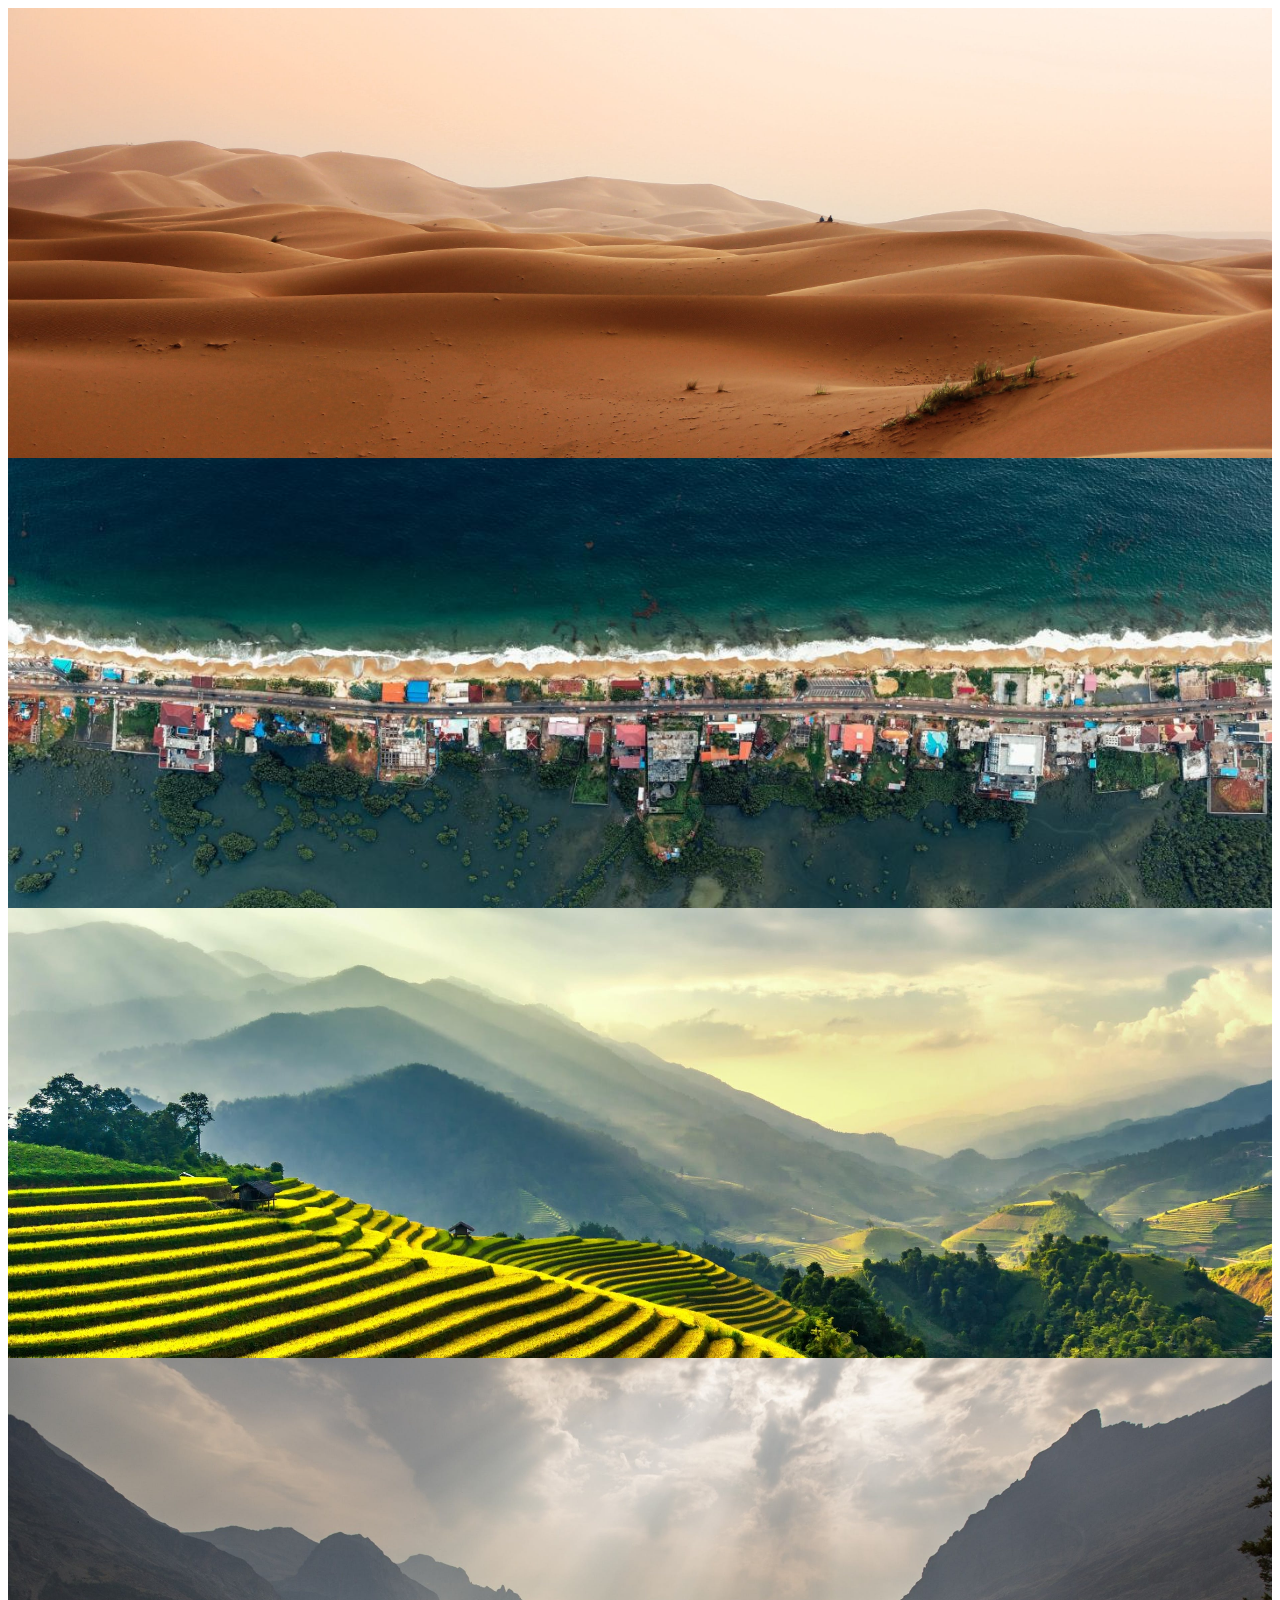
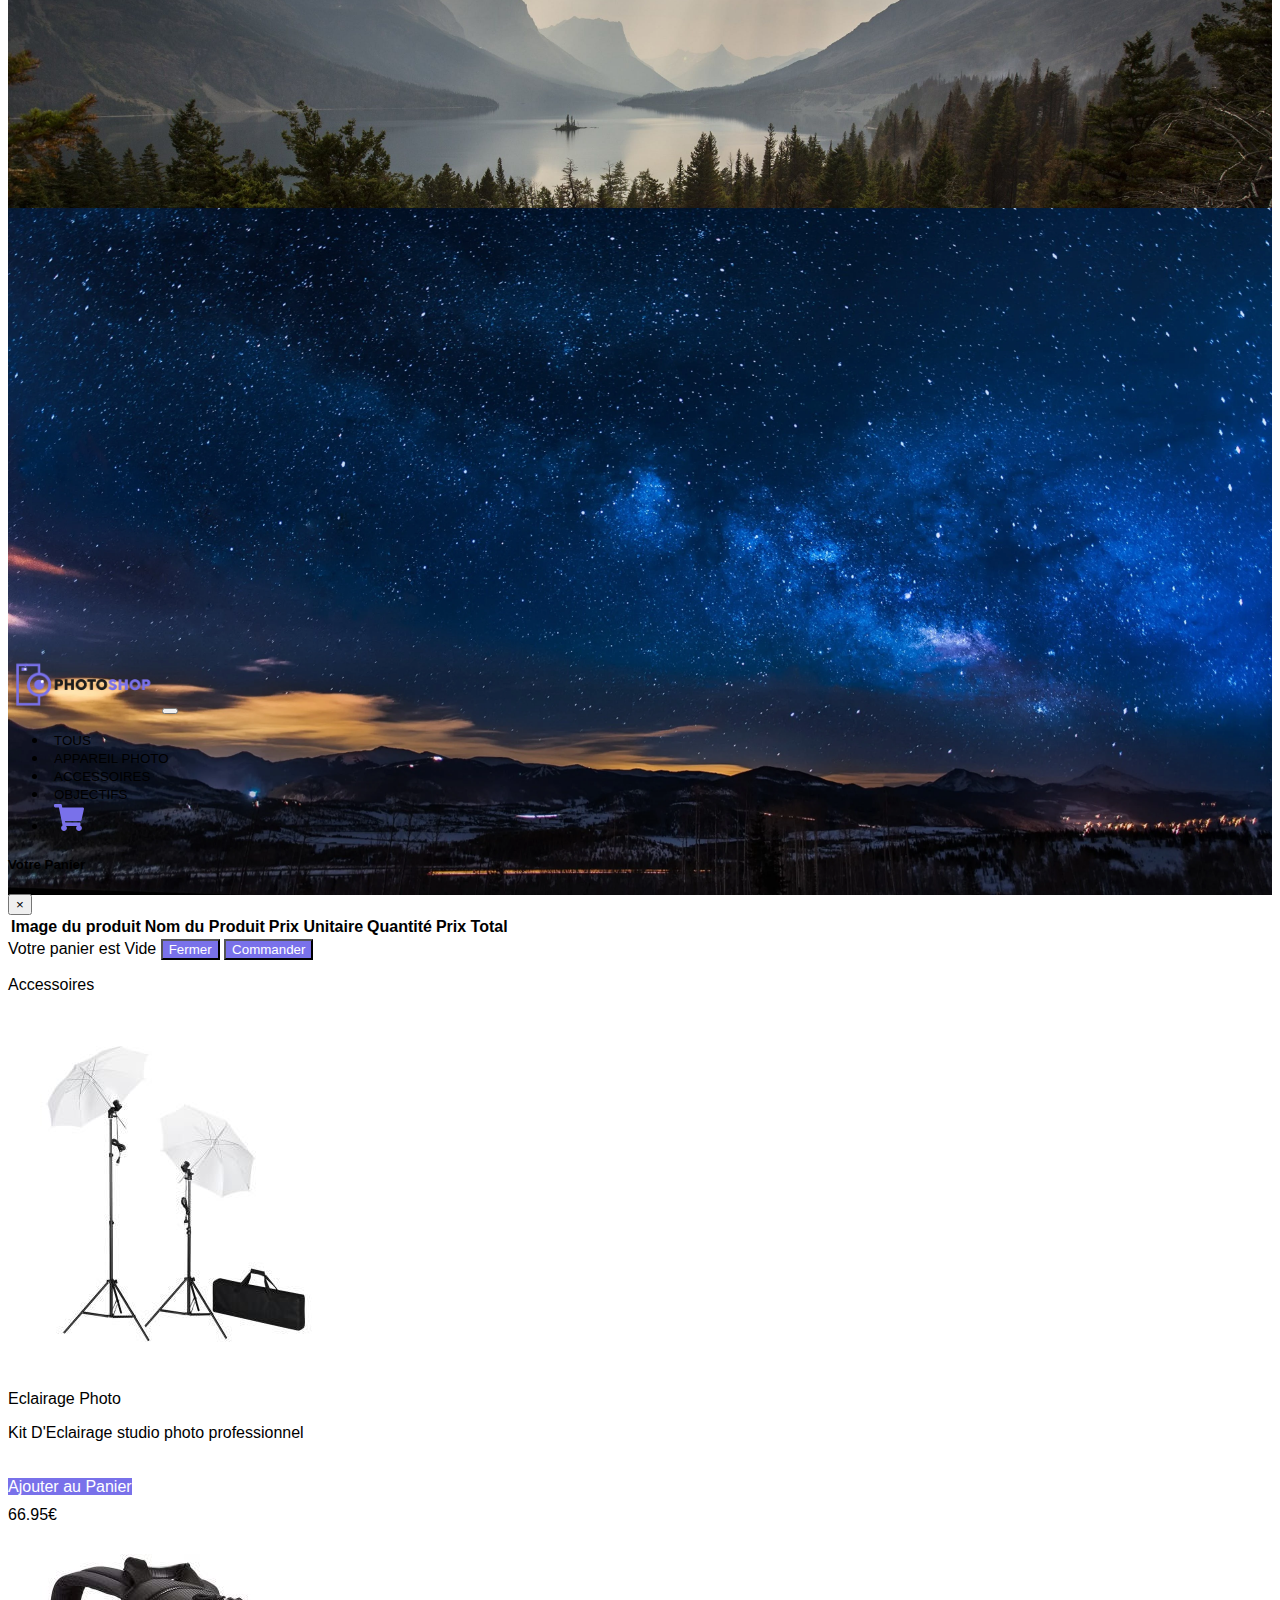
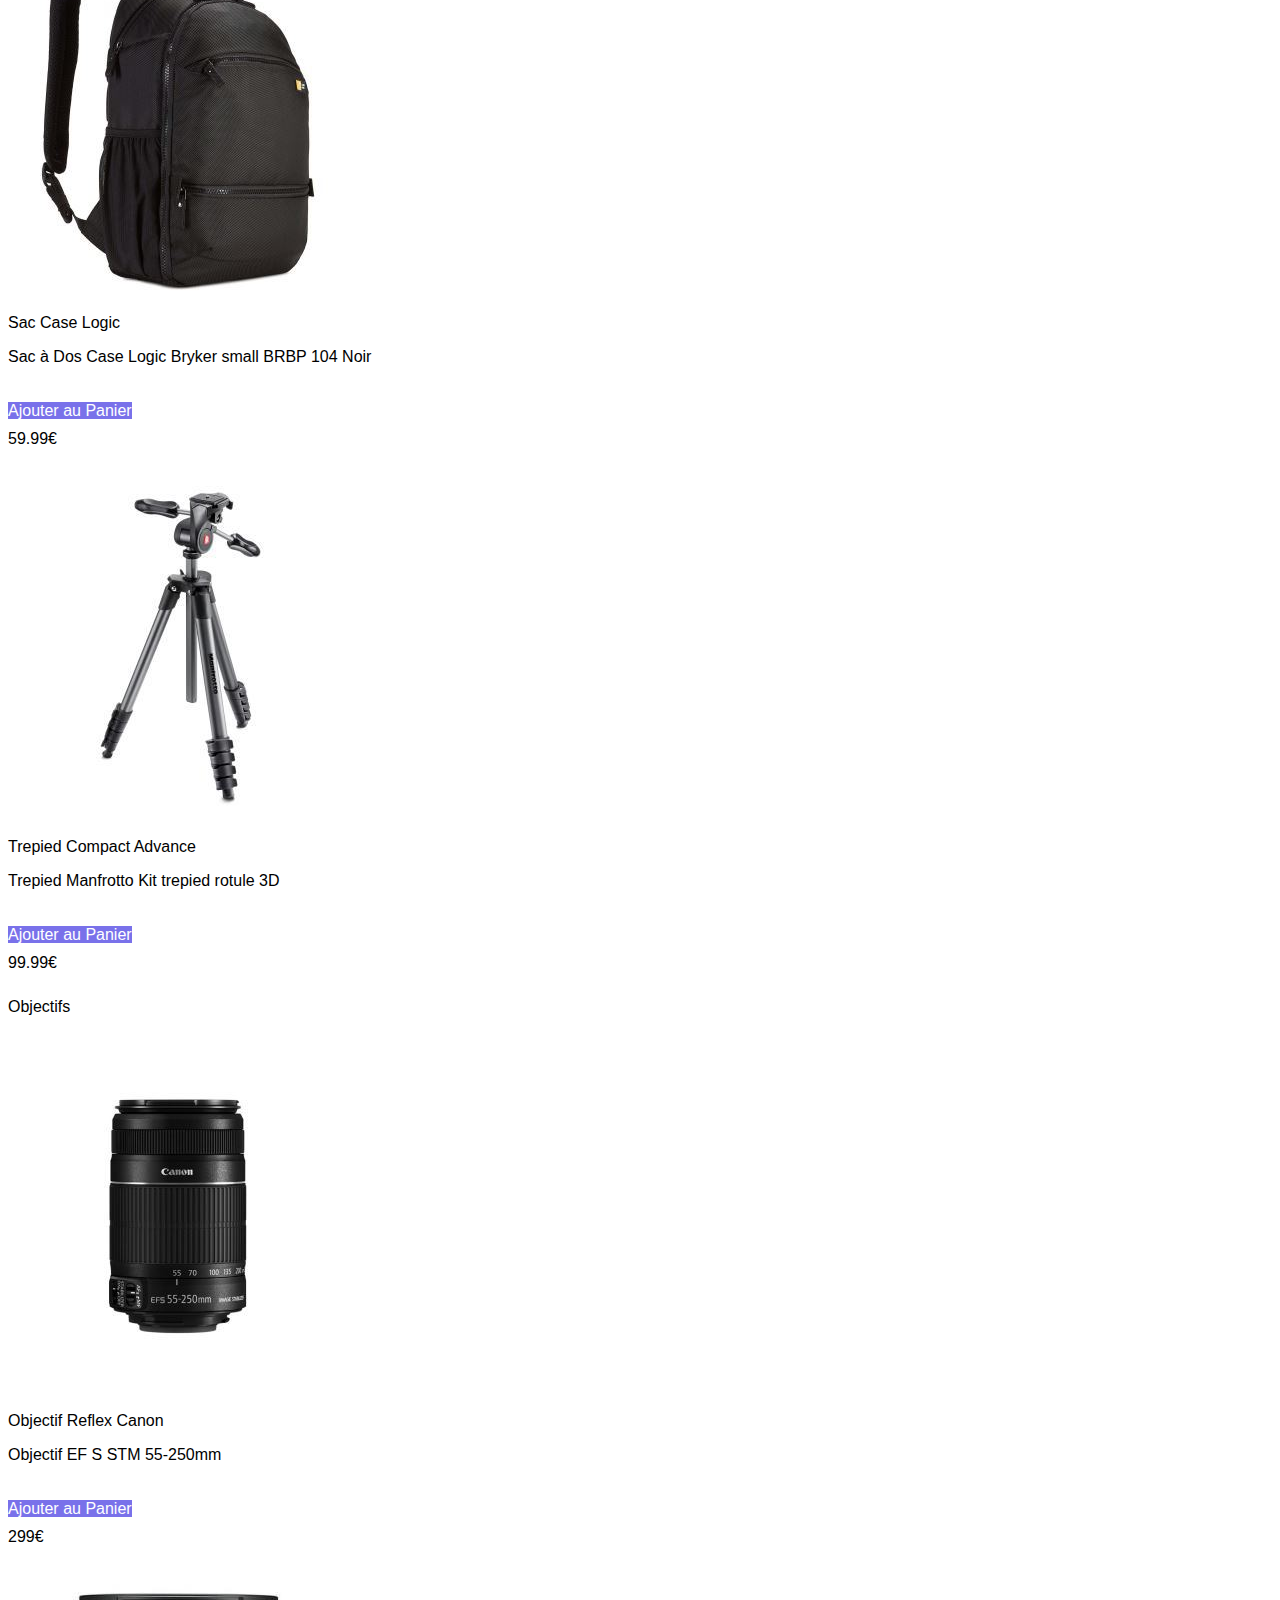
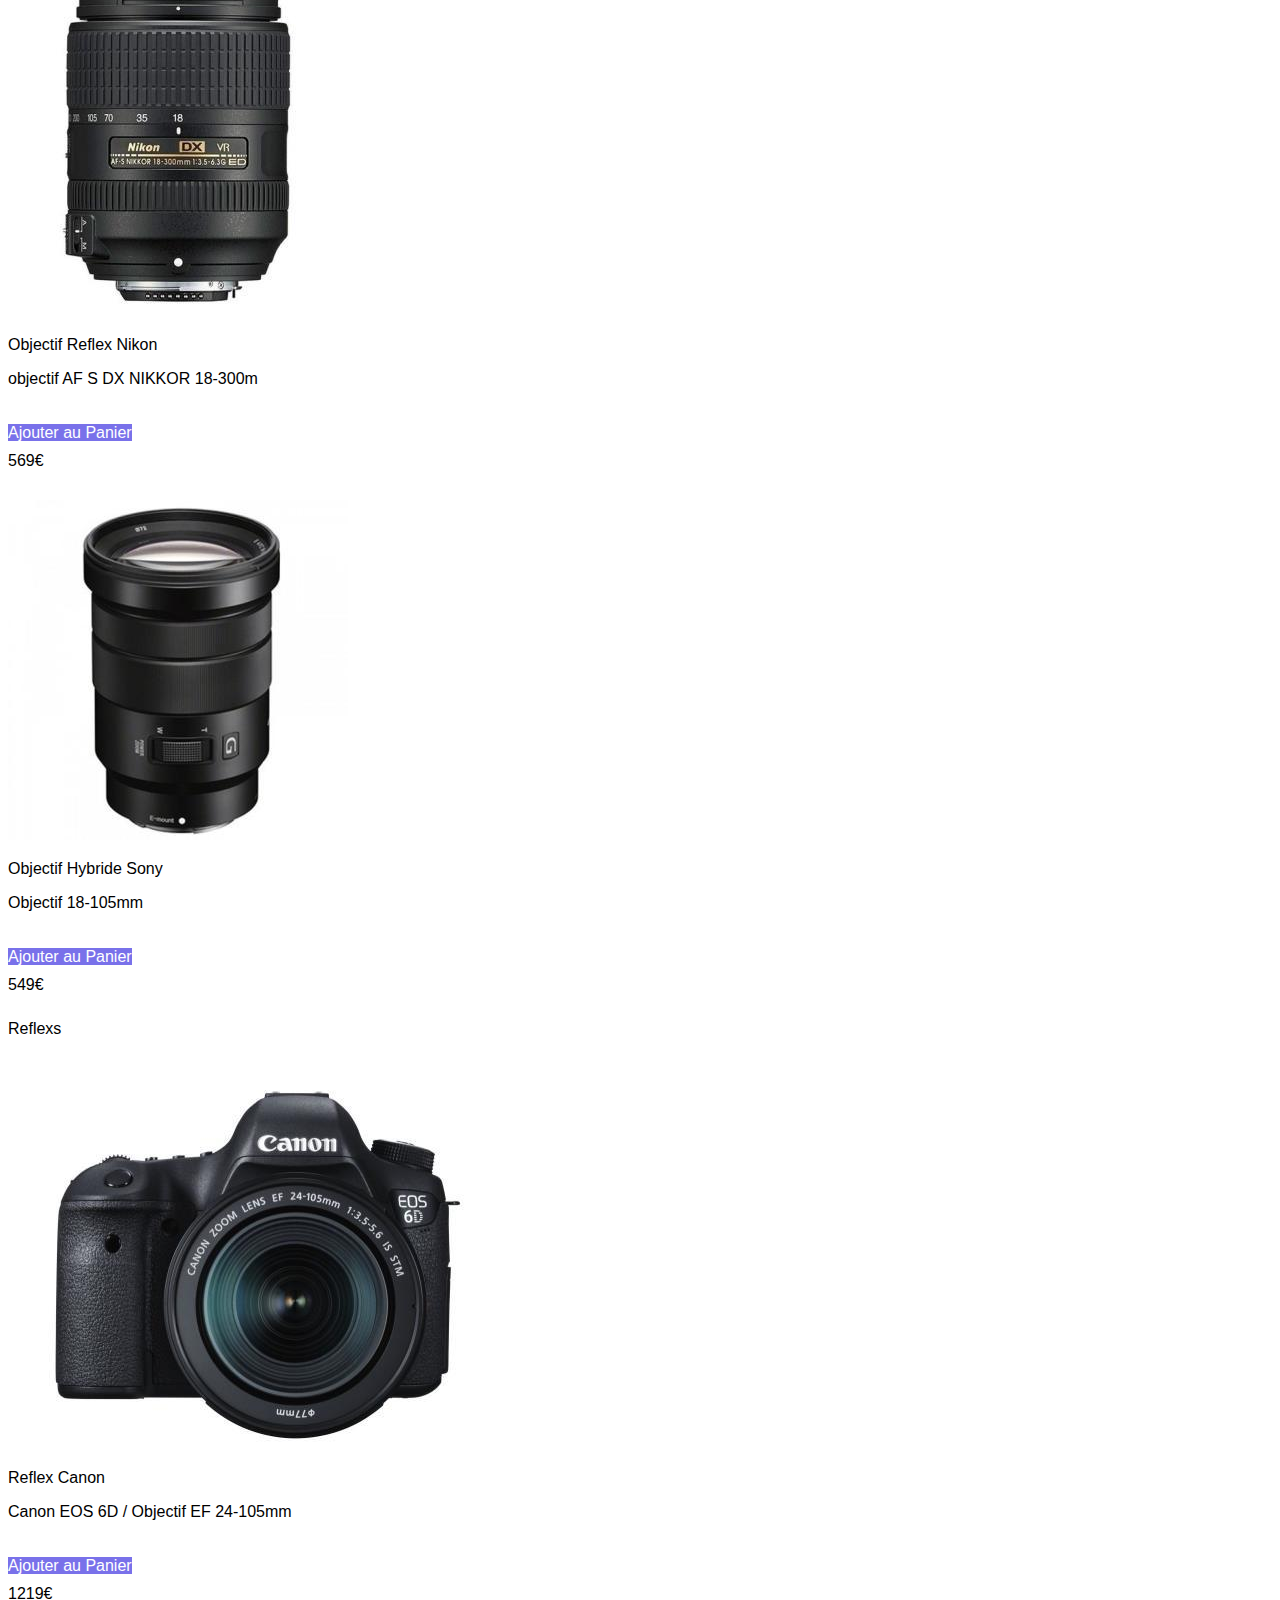
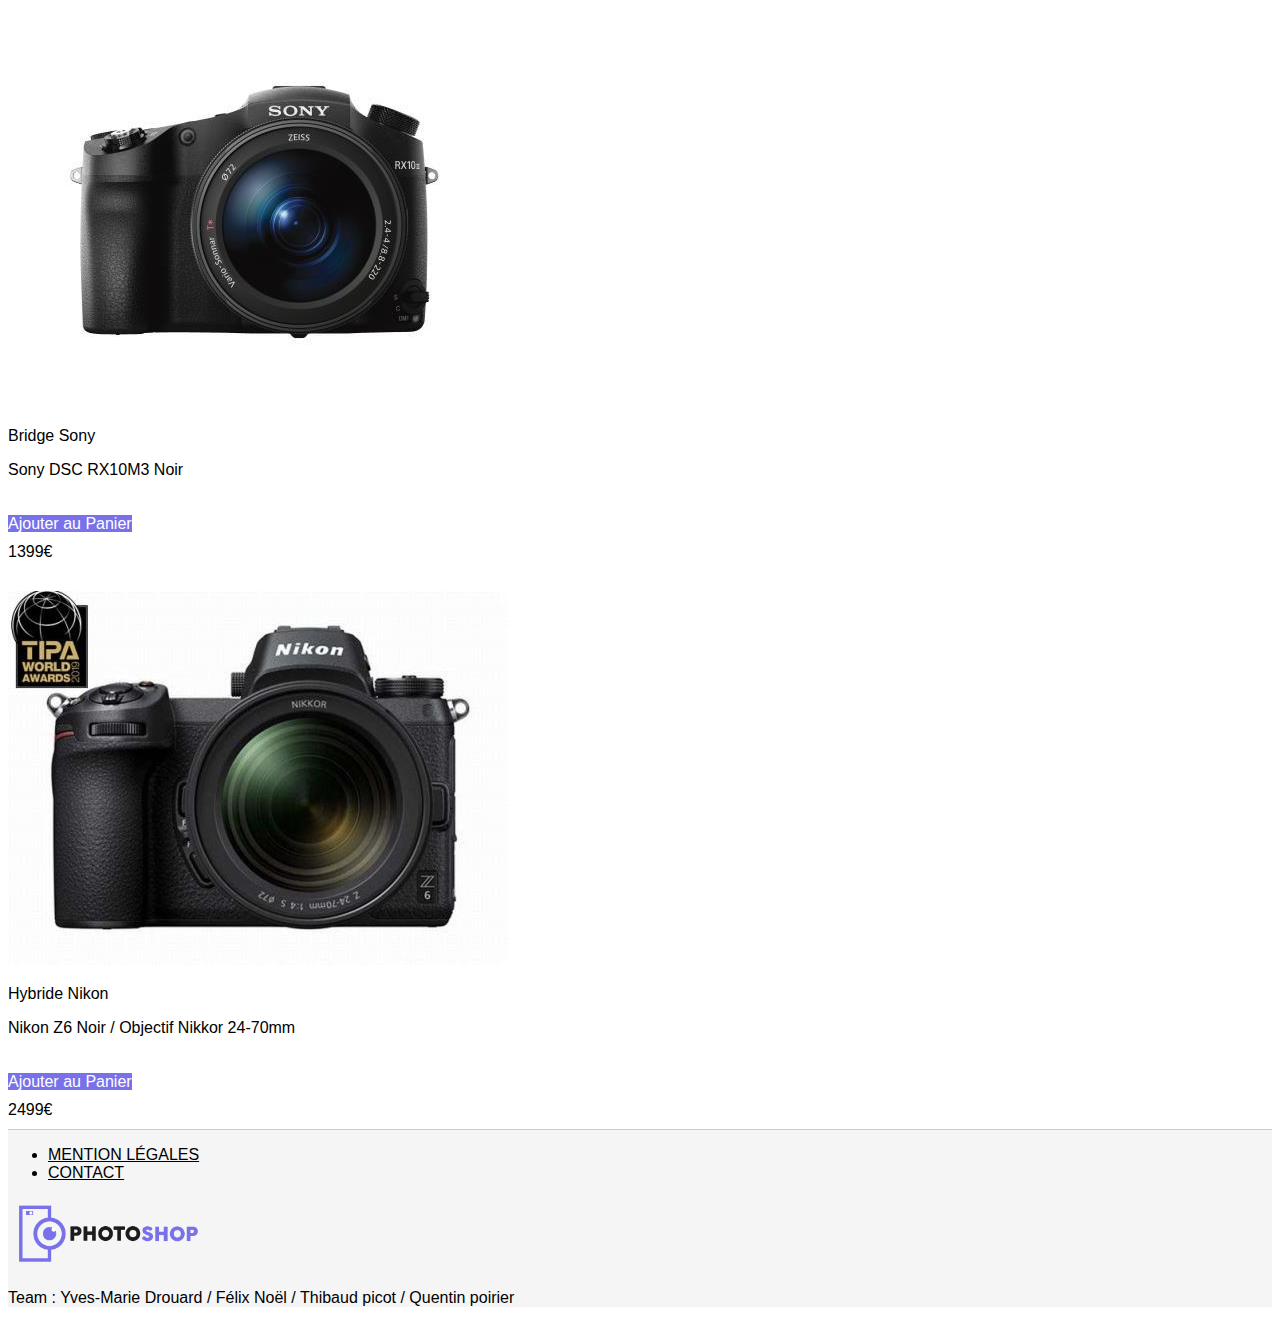
<file: index.html>
<!DOCTYPE html>
<html lang="fr">

<head>
    <meta charset="utf-8">
    <meta name="viewport" content="width=device-width, initial-scale=1, shrink-to-fit=no">

    <link rel="stylesheet" href="https://stackpath.bootstrapcdn.com/bootstrap/4.5.0/css/bootstrap.min.css"
        integrity="sha384-9aIt2nRpC12Uk9gS9baDl411NQApFmC26EwAOH8WgZl5MYYxFfc+NcPb1dKGj7Sk" crossorigin="anonymous">
    <link rel="stylesheet" href="assets/css/style.css">
    <title>PhotoShop</title>
    <link rel="icon" type="image/png" href="assets/img/favicon.png" />
</head>

<body>
    <div id="carouselExampleCaptions" class="carousel slide" data-ride="carousel">
        <!-- <ol class="carousel-indicators">
            <li data-target="#carouselExampleCaptions" data-slide-to="0" class="active"></li>
            <li data-target="#carouselExampleCaptions" data-slide-to="1"></li>
            <li data-target="#carouselExampleCaptions" data-slide-to="2"></li>
            <li data-target="#carouselExampleCaptions" data-slide-to="3"></li>
            <li data-target="#carouselExampleCaptions" data-slide-to="4"></li>
        </ol> -->
        <div class="carousel-inner">
            <div class="carousel-item active">
                <img src="assets/img/desert.jpeg" class="d-block img-slider img-fluid" alt="...">
                <div class="carousel-caption d-none d-md-block">
                    <h5></h5>
                    <p></p>
                </div>
            </div>
            <div class="carousel-item">
                <img src="assets/img/plage.jpg" class="d-block img-slider img-fluid" alt="...">
                <div class="carousel-caption d-none d-md-block">
                    <h5></h5>
                    <p></p>
                </div>
            </div>
            <div class="carousel-item">
                <img src="assets/img/rizière.jpeg" class="d-block img-slider img-fluid" alt="...">
                <div class="carousel-caption d-none d-md-block">
                    <h5></h5>
                    <p></p>
                </div>
            </div>
            <div class="carousel-item">
                <img src="assets/img/montagnes.jpeg" class="d-block img-slider img-fluid" alt="...">
                <div class="carousel-caption d-none d-md-block">
                    <h5></h5>
                    <p></p>
                </div>
            </div>
            <div class="carousel-item">
                <img src="assets/img/nuit.jpeg" class="d-block img-slider img-fluid" alt="...">
                <div class="carousel-caption d-none d-md-block">
                    <h5></h5>
                    <p></p>
                </div>
            </div>
        </div>
        <!-- <a class="carousel-control-prev" href="#carouselExampleCaptions" role="button" data-slide="prev">
            <span class="carousel-control-prev-icon" aria-hidden="true"></span>
            <span class="sr-only">Previous</span>
        </a>
        <a class="carousel-control-next" href="#carouselExampleCaptions" role="button" data-slide="next">
            <span class="carousel-control-next-icon" aria-hidden="true"></span>
            <span class="sr-only">Next</span>
        </a> -->
    </div>
    <nav class="navbar navbar-expand-lg navbar-light bg-light sticky-top shadow">
        <a class="navbar-brand" href="#"><img src="assets/img/LOGO.png" alt="Image Logo " width="150px"></a>
        <button class="navbar-toggler" type="button" data-toggle="collapse" data-target="#navbarSupportedContent"
            aria-controls="navbarSupportedContent" aria-expanded="false" aria-label="Toggle navigation">
            <span class="navbar-toggler-icon"></span>
        </button>

        <div class="collapse navbar-collapse justify-content-end" id="navbarSupportedContent">
            <ul class="navbar-nav">
                <li class="nav-item mx-2">
                    <button type='button' class="btn-modif" id="allCategories">Tous</button>
                </li>
                <li class="nav-item mx-2">
                    <button type="button" class="btn-modif" id="Reflex">Appareil Photo</button>
                </li>
                <li class="nav-item mx-2">
                    <button type="button" class="btn-modif" id="Accessory">Accessoires</button>
                </li>
                <li class="nav-item mx-2">
                    <button type="button" class="btn-modif" id="Lens">Objectifs</button>
                </li>
                <li class="nav-item mx-2">
                    <button type="button" class="btn-modif" data-toggle="modal" data-target="#exampleModal"><img
                            src="assets/img/cart.svg" alt="" width="30px"></button>
                </li>
            </ul>
        </div>
    </nav>




    <div class="modal fade" id="exampleModal" tabindex="-1" role="dialog" aria-labelledby="exampleModalLabel"
        aria-hidden="true">
        <div class="modal-dialog modal-xl">
            <div class="modal-content">
                <div class="modal-header">
                    <h5 class="modal-title" id="exampleModalLabel">Votre Panier</h5>
                    <button type="button" class="close" data-dismiss="modal" aria-label="Close">
                        <span aria-hidden="true">&times;</span>
                    </button>
                </div>
                <div class="modal-body">
                    <div class="table-responsive">
                        <table class="table table-hover">
                            <tbody id="putinfo" class="text-center">
                                <tr>
                                    <th>Image du produit</th>
                                    <th>Nom du Produit</th>
                                    <th>Prix Unitaire</th>
                                    <th>Quantité</th>
                                    <th>Prix Total</th>
                                </tr>
                            </tbody>
                        </table>
                    </div>
                </div>
                <div class="modal-footer">
                    <span id="totalprice">Votre panier est Vide</span>
                    <button type="button" class="btn btn-secondary commandButton" data-dismiss="modal">Fermer</button>
                    <button type="button" class="btn btn-primary commandButton" id="confirmCart">Commander</button>
                </div>
            </div>
        </div>
    </div>



    <div class="container-fluid my-5">
        <section id="sectionAccessory">
            <div class="row justify-content-center">
                <p class="h2">Accessoires</p>
            </div>
            <div class="row justify-content-center">
                <div class="card m-3 shadowwww" style="max-width: 540px;">
                    <div class="row no-gutters paddingcard">
                        <div class="col-md-4">
                            <img src="assets/img/eclairageStudio.jpg" class="card-img img-fluid" alt="Eclairage Studio">
                        </div>
                        <div class="col-md-8">
                            <div class="card-body">
                                <p class="h4 card-title">Eclairage Photo</h5>
                                    <p class="h6 card-text">Kit D'Eclairage studio photo professionnel</p>
                            </div>
                        </div>
                    </div>
                    <div class="card-footer">
                        <div class="row">
                            <div class="col-8">
                                <a class="btn getinfo" data-ref="001" data-id="Eclairage Photo" data-price="66,95"
                                    data-img='assets/img/eclairageStudio.jpg'>Ajouter au Panier</a>
                            </div>
                            <div class="col-4 text-right alignText">
                                <span>66.95€</span>
                            </div>
                        </div>
                    </div>
                </div>
                <div class="card m-3  shadowwww" style="max-width: 540px;">
                    <div class="row no-gutters paddingcard">
                        <div class="col-md-4">
                            <img src="assets/img/sac.jpg" class="card-img img-fluid" alt="Sac Case Logic">
                        </div>
                        <div class="col-md-8">
                            <div class="card-body">
                                <p class="h4 card-title">Sac Case Logic</h5>
                                    <p class="h6 card-text">Sac à Dos Case Logic Bryker small BRBP 104 Noir</p>
                            </div>
                        </div>
                    </div>
                    <div class="card-footer">
                        <div class="row">
                            <div class="col-8">
                                <a class="btn getinfo" data-ref="002" data-id="Sac Case Logic" data-price="59,99"
                                    data-img='assets/img/sac.jpg'>Ajouter au Panier</a>
                            </div>
                            <div class="col-4 text-right alignText">
                                <span>59.99€</span>
                            </div>
                        </div>
                    </div>
                </div>
                <div class="card m-3  shadowwww" style="max-width: 540px;">
                    <div class="row no-gutters paddingcard">
                        <div class="col-md-4">
                            <img src="assets/img/trepied.jpg" class="card-img img-fluid" alt="Trepied Tripod Manfrotto">
                        </div>
                        <div class="col-md-8">
                            <div class="card-body">
                                <p class="h4 card-title">Trepied Compact Advance</h5>
                                    <p class="h6 card-text">Trepied Manfrotto Kit trepied rotule 3D</p>
                            </div>
                        </div>
                    </div>
                    <div class="card-footer">
                        <div class="row">
                            <div class="col-8">
                                <a class="btn getinfo " data-ref="003" data-id="Trepied Compact Advance"
                                    data-price="99,99" data-img='assets/img/trepied.jpg'>Ajouter au Panier</a>
                            </div>
                            <div class="col-4 text-right alignText">
                                <span>99.99€</span>
                            </div>
                        </div>
                    </div>
                </div>
            </div>
        </section>
        <section id="sectionLens">
            <div class="row justify-content-center rowLens">
                <p class="h2">Objectifs</p>
            </div>
            <div class="row justify-content-center rowLens">
                <div class="card m-3  shadowwww" style="max-width: 540px;">
                    <div class="row no-gutters paddingcard ">
                        <div class="col-md-4">
                            <img src="assets/img/ObjectifReflexCanon.jpg" class="card-img img-fluid"
                                alt="Objectif Reflex Canon">
                        </div>
                        <div class="col-md-8">
                            <div class="card-body">
                                <p class="h4 card-title">Objectif Reflex Canon</p>
                                <p class="h6 card-text">Objectif EF S STM 55-250mm</p>
                            </div>

                        </div>
                    </div>
                    <div class="card-footer">
                        <div class="row">
                            <div class="col-8">
                                <a class="btn getinfo" data-ref="004" data-id="Objectif Reflex Canon" data-price="299"
                                    data-img='assets/img/ObjectifReflexCanon.jpg'>Ajouter au Panier</a>
                            </div>
                            <div class="col-4 text-right alignText">
                                <span>299€</span>
                            </div>
                        </div>
                    </div>
                </div>
                <div class="card m-3  shadowwww" style="max-width: 540px;">
                    <div class="row no-gutters paddingcard">
                        <div class="col-md-4">
                            <img src="assets/img/ObjectifReflexNikon.jpg" class="card-img img-fluid"
                                alt="Objectif Reflex Nikon">
                        </div>
                        <div class="col-md-8">
                            <div class="card-body">
                                <p class="h4 card-title">Objectif Reflex Nikon</h5>
                                    <p class="h6 card-text">objectif AF S DX NIKKOR 18-300m</p>
                            </div>
                        </div>
                    </div>
                    <div class="card-footer">
                        <div class="row">
                            <div class="col-8">
                                <a class="btn getinfo" data-ref="005" data-id="Objectif Reflex Nikon" data-price="569"
                                    data-img='assets/img/ObjectifReflexNikon.jpg'>Ajouter au Panier</a>
                            </div>
                            <div class="col-4 text-right alignText">
                                <span>569€</span>
                            </div>
                        </div>
                    </div>
                </div>
                <div class="card m-3  shadowwww" style="max-width: 540px;">
                    <div class="row no-gutters paddingcard">
                        <div class="col-md-4">
                            <img src="assets/img/ObjectifReflexSony.jpg" class="card-img img-fluid"
                                alt="Objectif Hybride Sony">
                        </div>
                        <div class="col-md-8">
                            <div class="card-body">
                                <p class="h4 card-title">Objectif Hybride Sony</h5>
                                    <p class="h6 card-text">Objectif 18-105mm</p>
                            </div>
                        </div>
                    </div>
                    <div class="card-footer">
                        <div class="row">
                            <div class="col-8">
                                <a class="btn getinfo" data-ref="006" data-id="Objectif Reflex Sony" data-price="549"
                                    data-img='assets/img/ObjectifReflexSony.jpg'>Ajouter au Panier</a>
                            </div>
                            <div class="col-4 text-right alignText">
                                <span>549€</span>
                            </div>
                        </div>
                    </div>
                </div>
            </div>
        </section>
        <section id="sectionReflex">
            <div class="row justify-content-center rowReflex">
                <p class="h2">Reflexs</p>
            </div>
            <div class="row justify-content-center rowReflex">
                <div class="card m-3  shadowwww" style="max-width: 540px;">
                    <div class="row no-gutters paddingcard">
                        <div class="col-md-4">
                            <img src="assets/img/ReflexCanon.jpg" class="card-img img-fluid" alt="Reflex Canon">
                        </div>
                        <div class="col-md-8">
                            <div class="card-body">
                                <p class="h4 card-title">Reflex Canon</h5>
                                    <p class="h6 card-text">Canon EOS 6D / Objectif EF 24-105mm</p>
                            </div>
                        </div>
                    </div>
                    <div class="card-footer">
                        <div class="row">
                            <div class="col-8">
                                <a class="btn getinfo" data-ref="007" data-id="Reflex Canon" data-price="1219"
                                    data-img='assets/img/ReflexCanon.jpg'>Ajouter au Panier</a>
                            </div>
                            <div class="col-4 text-right alignText">
                                <span>1219€</span>
                            </div>
                        </div>
                    </div>
                </div>
                <div class="card m-3  shadowwww" style="max-width: 540px;">
                    <div class="row no-gutters paddingcard">
                        <div class="col-md-4">
                            <img src="assets/img/BridgeSony.jpg" class="card-img img-fluid" alt="Bridge Sony">
                        </div>
                        <div class="col-md-8">
                            <div class="card-body">
                                <p class="h4 card-title">Bridge Sony</h5>
                                    <p class="h6 card-text">Sony DSC RX10M3 Noir</p>
                            </div>
                        </div>
                    </div>
                    <div class="card-footer">
                        <div class="row">
                            <div class="col-8">
                                <a class="btn getinfo" data-ref="008" data-id="Bridge Sony" data-price="1399"
                                    data-img='assets/img/BridgeSony.jpg'>Ajouter au Panier</a>
                            </div>
                            <div class="col-4 text-right alignText">
                                <span>1399€</span>
                            </div>
                        </div>
                    </div>
                </div>
                <div class="card m-3  shadowwww" style="max-width: 540px;">
                    <div class="row no-gutters paddingcard">
                        <div class="col-md-4">
                            <img src="assets/img/HybrideNikon.jpg" class="card-img img-fluid" alt="Hybride Nikon">
                        </div>
                        <div class="col-md-8">
                            <div class="card-body">
                                <p class="h4 card-title">Hybride Nikon</h5>
                                    <p class="h6 card-text">Nikon Z6 Noir / Objectif Nikkor 24-70mm</p>
                            </div>
                        </div>
                    </div>
                    <div class="card-footer">
                        <div class="row">
                            <div class="col-8">
                                <a class="btn getinfo" data-ref="009" data-id="Hybride Nikon" data-price="2499"
                                    data-img='assets/img/HybrideNikon.jpg'>Ajouter au Panier</a>
                            </div>
                            <div class="col-4 text-right alignText">
                                <span>2499€</span>
                            </div>
                        </div>
                    </div>
                </div>
            </div>
    </div>
    </section>

    <footer>
        <div class="container-fluid">
            <div class="row">
                <div class="col-sm-12 col-lg-8 d-flex align-items-center justify-content-center order1">
                    <ul class="navbar-nav flex-row">
                        <li class="nav-item mx-2">
                            <a href="mention.html" class="btn-modif">Mention Légales</a>
                        </li>
                        <li class="nav-item mx-2">
                            <a href="mailto:contactphotoshop@gmail.com" class="btn-modif">Contact</a>
                        </li>
                    </ul>
                </div>
                <div class="col-sm-12 col-lg-4 text-center order2">
                    <img src="assets/img/LOGO.png" alt="" width="200px">
                </div>
                <div class="col-12 text-center bg-dark text-white pt-3 order3">
                    <p>Team : Yves-Marie Drouard / Félix Noël / Thibaud picot / Quentin poirier </p>
                </div>
            </div>
        </div>
    </footer>


    <script src="https://code.jquery.com/jquery-3.5.1.slim.min.js"
        integrity="sha384-DfXdz2htPH0lsSSs5nCTpuj/zy4C+OGpamoFVy38MVBnE+IbbVYUew+OrCXaRkfj" crossorigin="anonymous">
    </script>
    <script src="https://cdn.jsdelivr.net/npm/popper.js@1.16.0/dist/umd/popper.min.js"
        integrity="sha384-Q6E9RHvbIyZFJoft+2mJbHaEWldlvI9IOYy5n3zV9zzTtmI3UksdQRVvoxMfooAo" crossorigin="anonymous">
    </script>
    <script src="https://stackpath.bootstrapcdn.com/bootstrap/4.5.0/js/bootstrap.min.js"
        integrity="sha384-OgVRvuATP1z7JjHLkuOU7Xw704+h835Lr+6QL9UvYjZE3Ipu6Tp75j7Bh/kR0JKI" crossorigin="anonymous">
    </script>
    <script src="assets/js/script.js"></script>
</body>

</html>
</file>
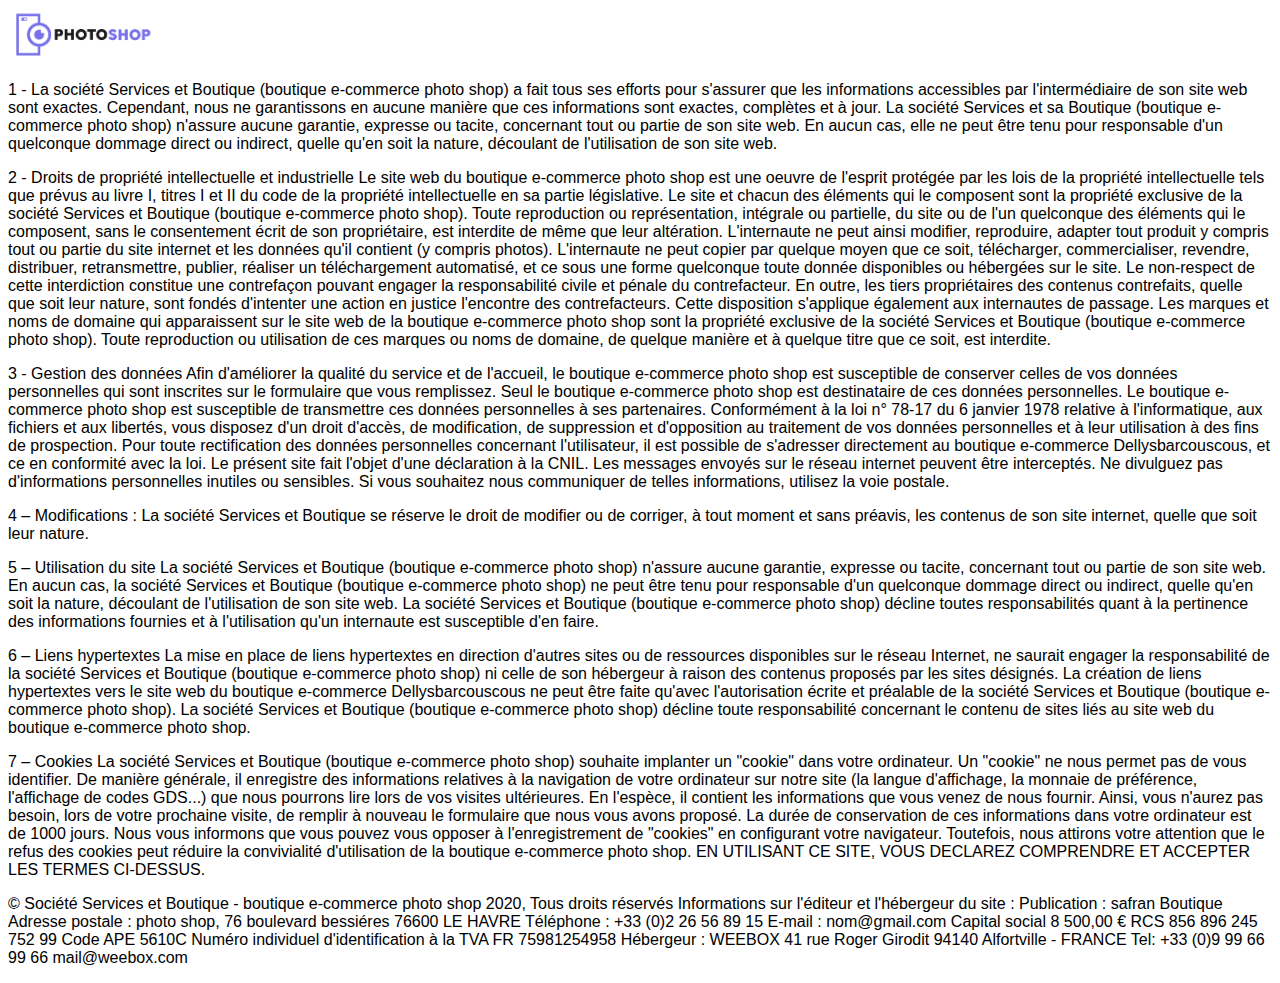
<file: mention.html>
<!DOCTYPE html>
<html lang="fr">
<head>
    <meta charset="UTF-8">
    <meta name="viewport" content="width=device-width, initial-scale=1.0">
    <title>Mention-Légale</title>
    <link rel="stylesheet" href="https://stackpath.bootstrapcdn.com/bootstrap/4.5.0/css/bootstrap.min.css"
    integrity="sha384-9aIt2nRpC12Uk9gS9baDl411NQApFmC26EwAOH8WgZl5MYYxFfc+NcPb1dKGj7Sk" crossorigin="anonymous">
    <link rel="stylesheet" href="assets/css/style.css">
</head>
<body>

    <nav class="navbar navbar-expand-lg navbar-light bg-light sticky-top shadow justify-content-center">
        <a href="index.html"><img src="assets/img/LOGO.png" alt="Image Logo " width="150px"></a>
    </nav>
    <p>1 - La société Services et Boutique (boutique e-commerce photo shop) a fait
        tous
        ses efforts pour s'assurer que les informations accessibles par l'intermédiaire
        de
        son site web sont exactes. Cependant, nous ne garantissons en aucune manière que
        ces
        informations sont exactes, complètes et à jour. La société Services et sa
        Boutique
        (boutique e-commerce photo shop) n'assure aucune garantie, expresse ou tacite,
        concernant tout ou partie de son site web. En aucun cas, elle ne peut être tenu
        pour
        responsable d'un quelconque dommage direct ou indirect, quelle qu'en soit la
        nature,
        découlant de l'utilisation de son site web.
        </p>
        <p>
        2 - Droits de propriété intellectuelle
        et industrielle Le site web du boutique e-commerce photo shop est une oeuvre
        de
        l'esprit protégée par les lois de la propriété intellectuelle tels que prévus au
        livre I, titres I et II du code de la propriété intellectuelle en sa partie
        législative. Le site et chacun des éléments qui le composent sont la propriété
        exclusive de la société Services et Boutique (boutique e-commerce photo shop).
        Toute reproduction ou représentation, intégrale ou partielle, du site
        ou
        de l'un quelconque des éléments qui le composent, sans le consentement écrit de
        son
        propriétaire, est interdite de même que leur altération. L'internaute ne peut
        ainsi
        modifier, reproduire, adapter tout produit y compris tout ou partie du site
        internet
        et les données qu'il contient (y compris photos). L'internaute ne peut copier
        par
        quelque moyen que ce soit, télécharger, commercialiser, revendre, distribuer,
        retransmettre, publier, réaliser un téléchargement automatisé, et ce sous une
        forme
        quelconque toute donnée disponibles ou hébergées sur le site. Le non-respect de
        cette interdiction constitue une contrefaçon pouvant engager la responsabilité
        civile et pénale du contrefacteur. En outre, les tiers propriétaires des
        contenus
        contrefaits, quelle que soit leur nature, sont fondés d'intenter une action en
        justice l'encontre des contrefacteurs. Cette disposition s'applique également
        aux
        internautes de passage. Les marques et noms de domaine qui apparaissent sur le
        site
        web de la boutique e-commerce photo shop sont la propriété exclusive de la
        société
        Services et Boutique (boutique e-commerce photo shop). Toute reproduction
        ou
        utilisation de ces marques ou noms de domaine, de quelque manière et à quelque
        titre
        que ce soit, est interdite.
        </p>
        <p>
        3 - Gestion des données Afin d'améliorer la qualité du
        service et de l'accueil, le boutique e-commerce photo shop est susceptible de
        conserver celles de vos données personnelles qui sont inscrites sur le
        formulaire
        que vous remplissez. Seul le boutique e-commerce photo shop est destinataire
        de
        ces données personnelles. Le boutique e-commerce photo shop est susceptible de
        transmettre ces données personnelles à ses partenaires. Conformément à la loi n°
        78-17 du 6 janvier 1978 relative à l'informatique, aux fichiers et aux libertés,
        vous disposez d'un droit d'accès, de modification, de suppression et
        d'opposition au
        traitement de vos données personnelles et à leur utilisation à des fins de
        prospection. Pour toute rectification des données personnelles concernant
        l'utilisateur, il est possible de s'adresser directement au boutique e-commerce
        Dellysbarcouscous, et ce en conformité avec la loi. Le présent site fait l'objet
        d'une déclaration à la CNIL. Les messages envoyés sur le réseau internet peuvent
        être interceptés. Ne divulguez pas d'informations personnelles inutiles ou
        sensibles. Si vous souhaitez nous communiquer de telles informations, utilisez
        la
        voie postale.
        </p>
        <p>
        4 – Modifications : La société Services et Boutique se réserve le
        droit de modifier ou de corriger, à tout moment et sans préavis, les contenus de
        son
        site internet, quelle que soit leur nature.
        </p>
        <p>
        5 – Utilisation du site La société
        Services et Boutique (boutique e-commerce photo shop) n'assure aucune
        garantie, expresse ou tacite, concernant tout ou partie de son site web. En
        aucun
        cas, la société Services et Boutique (boutique e-commerce photo shop) ne
        peut
        être tenu pour responsable d'un quelconque dommage direct ou indirect, quelle
        qu'en
        soit la nature, découlant de l'utilisation de son site web. La société Services
        et
        Boutique (boutique e-commerce photo shop) décline toutes responsabilités
        quant à la pertinence des informations fournies et à l'utilisation qu'un
        internaute
        est susceptible d'en faire.
        </p>
        <p>
        6 – Liens hypertextes La mise en place de liens
        hypertextes en direction d'autres sites ou de ressources disponibles sur le
        réseau
        Internet, ne saurait engager la responsabilité de la société Services et
        Boutique (boutique e-commerce photo shop) ni celle de son hébergeur à
        raison
        des contenus proposés par les sites désignés. La création de liens hypertextes
        vers
        le site web du boutique e-commerce Dellysbarcouscous ne peut être faite qu'avec
        l'autorisation écrite et préalable de la société Services et Boutique
        (boutique e-commerce photo shop). La société Services et Boutique
        (boutique e-commerce
        photo shop) décline toute responsabilité concernant le contenu de
        sites
        liés au site web du boutique e-commerce photo shop.
        </p>
        <p>
        7 – Cookies La société
        Services et Boutique (boutique e-commerce photo shop) souhaite implanter
        un
        "cookie" dans votre ordinateur. Un "cookie" ne nous permet pas de vous
        identifier.
        De manière générale, il enregistre des informations relatives à la navigation de
        votre ordinateur sur notre site (la langue d'affichage, la monnaie de
        préférence,
        l'affichage de codes GDS...) que nous pourrons lire lors de vos visites
        ultérieures.
        En l'espèce, il contient les informations que vous venez de nous fournir. Ainsi,
        vous n'aurez pas besoin, lors de votre prochaine visite, de remplir à nouveau le
        formulaire que nous vous avons proposé. La durée de conservation de ces
        informations
        dans votre ordinateur est de 1000 jours. Nous vous informons que vous pouvez
        vous
        opposer à l'enregistrement de "cookies" en configurant votre navigateur.
        Toutefois,
        nous attirons votre attention que le refus des cookies peut réduire la
        convivialité
        d'utilisation de la boutique e-commerce photo shop. EN UTILISANT CE SITE, VOUS
        DECLAREZ COMPRENDRE ET ACCEPTER LES TERMES CI-DESSUS.
        </p>
        <p>
        © Société Services et
        Boutique - boutique e-commerce photo shop 2020, Tous droits réservés
        Informations sur l'éditeur et l'hébergeur du site : Publication : safran
        Boutique Adresse postale : photo shop, 76 boulevard bessiéres
        76600 LE HAVRE Téléphone : +33 (0)2 26 56 89 15 E-mail :
        nom@gmail.com Capital social 8 500,00 € RCS 856 896 245 752 99
        Code
        APE 5610C Numéro individuel d'identification à la TVA FR 75981254958 Hébergeur :
        WEEBOX 41 rue Roger Girodit 94140 Alfortville - FRANCE Tel: +33 (0)9 99 66 99 66
        mail@weebox.com</p>

        <script src="https://code.jquery.com/jquery-3.5.1.slim.min.js"
        integrity="sha384-DfXdz2htPH0lsSSs5nCTpuj/zy4C+OGpamoFVy38MVBnE+IbbVYUew+OrCXaRkfj" crossorigin="anonymous">
    </script>
    <script src="https://cdn.jsdelivr.net/npm/popper.js@1.16.0/dist/umd/popper.min.js"
        integrity="sha384-Q6E9RHvbIyZFJoft+2mJbHaEWldlvI9IOYy5n3zV9zzTtmI3UksdQRVvoxMfooAo" crossorigin="anonymous">
    </script>
    <script src="https://stackpath.bootstrapcdn.com/bootstrap/4.5.0/js/bootstrap.min.js"
        integrity="sha384-OgVRvuATP1z7JjHLkuOU7Xw704+h835Lr+6QL9UvYjZE3Ipu6Tp75j7Bh/kR0JKI" crossorigin="anonymous">
    </script>
  

</body>
</html>
</file>
<file: assets/css/style.css>
body, html {
    font-family: 'Roboto', sans-serif;
}

.carousel-item {
    height: 450px;
}
.btn-modif {
    border: none;
    background-color: inherit;
    font-weight: 500;
    text-transform: uppercase;
    color: black;
}
.btn-modif:hover {
    text-decoration: underline; 
    color: #7971ea;
}

.img-slider {
    width: 100%;
    height: auto;
    background-size:cover;
    background-position: center bottom;
}
.buttonModalCart {
    width: 190px;
    height: 40px;
    background-color: #7971ea;
}
.buttonModalCart:hover {
    background-color: #343a40;
    color: #7971ea;
}
.buttonQuantities {
    background-color: #7971ea;
    color: white;
}
.buttonQuantities:hover {
    background-color: #343a40;
    color: #7971ea;
}
.commandButton {
    background-color: #7971ea;
    color: white;
}
.commandButton:hover {
    background-color: #343a40;
    color: #7971ea;
}
a.getinfo  {
    background-color: #7971ea;
    color: white;
}
a.getinfo:hover  {
    background-color: #343a40;
    color: #7971ea;
}
.card-footer{
    background-color:white;
}
.alignText {
    line-height: 38px;
    color: black;
}
.paddingcard {
    padding: 20px 0px;
}

.shadowwww {
    transition: all 0.5s;
}
.shadowwww:hover {
    cursor: pointer;
    transition: all 0.5s;
    box-shadow: 0px 0px 8px 0px rgba(0,0,0,0.75);

}
footer {
    background-color: whitesmoke;
    border-top: solid 1px rgb(202, 202, 202);
}

@media screen and (max-width: 1200px) {  
    #carouselExampleCaptions {
        display: none;
    }
}
@media screen and (max-width: 991px) {  
  
  .order1 {
    order: 2;
    padding: 25px 0px;
  }
  .order2 {
      order: 1;
      padding: 25px 0px 0px 0px;
}
.order3 {
      order: 3;
}
}

@media screen and (max-width: 768px) {  
  
    .shadowwww:hover {
       
        box-shadow: none;
    
    }
}
</file>
